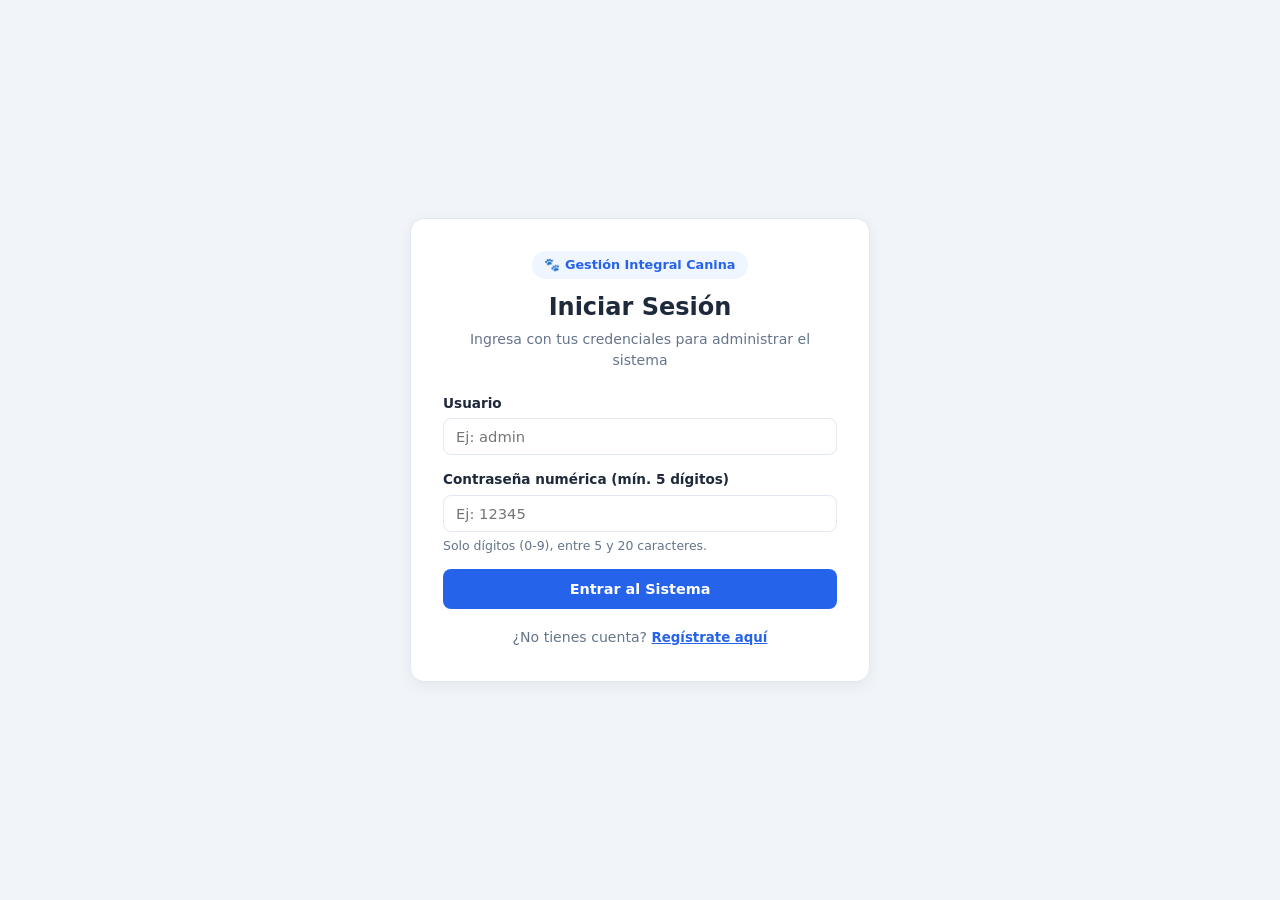
<file: frontend-caninos/index.html>
<!DOCTYPE html>
<html lang="es">
<head>
  <meta charset="UTF-8" />
  <meta name="viewport" content="width=device-width, initial-scale=1.0" />
  <title>Centro Canino | Salud, Estética y Recreación</title>
  <link rel="stylesheet" href="styles.css?v=20261124-2" />
</head>
<body>
  <!-- NOTIFICACIÓN FLOTANTE (TOAST) -->
  <div id="toast" class="toast hidden"></div>

  <!-- =========================================================
       VISTA 1: AUTENTICACIÓN (LOGIN / REGISTRO)
       ========================================================= -->
  <main id="auth-section" class="auth-wrapper">
    <div class="auth-card">
      <div class="auth-header">
        <span class="brand-badge">🐾 Gestión Integral Canina</span>
        <h1 id="auth-title">Iniciar Sesión</h1>
        <p id="auth-subtitle">Ingresa con tus credenciales para administrar el sistema</p>
      </div>

      <!-- Formulario de Login -->
      <form id="login-form" class="form-stack">
        <div class="form-group">
          <label for="login-username">Usuario</label>
          <input type="text" id="login-username" placeholder="Ej: admin" required minlength="3" maxlength="50" />
        </div>

        <div class="form-group">
          <label for="login-password">Contraseña numérica (mín. 5 dígitos)</label>
          <input
            type="password"
            id="login-password"
            inputmode="numeric"
            pattern="\d{5,20}"
            placeholder="Ej: 12345"
            required
          />
          <small class="hint">Solo dígitos (0-9), entre 5 y 20 caracteres.</small>
        </div>

        <div id="login-error" class="form-error hidden"></div>

        <button type="submit" class="btn btn-primary btn-block">Entrar al Sistema</button>
      </form>

      <!-- Formulario de Registro (Oculto por defecto) -->
      <form id="register-form" class="form-stack hidden">
        <div class="form-grid-2">
          <div class="form-group">
            <label for="reg-username">Usuario *</label>
            <input type="text" id="reg-username" placeholder="carlos.gomez" required minlength="3" maxlength="50" />
          </div>
          <div class="form-group">
            <label for="reg-password">Contraseña numérica *</label>
            <input
              type="password"
              id="reg-password"
              inputmode="numeric"
              pattern="\d{5,20}"
              placeholder="54321"
              required
            />
          </div>
        </div>

        <div class="form-grid-2">
          <div class="form-group">
            <label for="reg-documento">Documento *</label>
            <input type="text" id="reg-documento" placeholder="1020304050" required minlength="5" maxlength="20" />
          </div>
          <div class="form-group">
            <label for="reg-telefono">Teléfono *</label>
            <input type="text" id="reg-telefono" placeholder="3105551234" required minlength="7" maxlength="20" />
          </div>
        </div>

        <div class="form-group">
          <label for="reg-nombre">Nombre Completo *</label>
          <input type="text" id="reg-nombre" placeholder="Carlos Gómez Pérez" required minlength="2" maxlength="120" />
        </div>

        <div class="form-group">
          <label for="reg-email">Correo Electrónico *</label>
          <input type="email" id="reg-email" placeholder="carlos@email.com" required maxlength="150" />
        </div>

        <div class="form-group">
          <label for="reg-direccion">Dirección *</label>
          <input type="text" id="reg-direccion" placeholder="Calle 45 # 12-30" required minlength="5" maxlength="200" />
        </div>

        <div id="register-error" class="form-error hidden"></div>

        <button type="submit" class="btn btn-primary btn-block">Crear Cuenta e Ingresar</button>
      </form>

      <div class="auth-footer">
        <p id="toggle-auth-text">
          ¿No tienes cuenta?
          <button type="button" id="btn-toggle-auth" class="btn-link">Regístrate aquí</button>
        </p>
      </div>
    </div>
  </main>

  <!-- =========================================================
       VISTA 2: SHELL PRINCIPAL AUTENTICADO (DASHBOARD + PERFIL)
       ========================================================= -->
  <div id="dashboard-section" class="app-layout hidden">
    <!-- Barra superior -->
    <header class="topbar">
      <div class="topbar-brand" id="topbar-home" role="button" tabindex="0">
        <span class="logo-icon">🐾</span>
        <div>
          <strong>Centro Canino</strong>
          <small>Salud · Estética · Recreación</small>
        </div>
      </div>

      <div class="topbar-user">
        <span id="current-role-badge" class="role-badge role-usuario">Usuario</span>
        <span id="current-user-label">Usuario</span>
        <button type="button" id="btn-open-perfil" class="btn btn-outline btn-sm">👤 Mi Perfil</button>
        <button type="button" id="btn-logout" class="btn btn-outline btn-sm">Cerrar Sesión</button>
      </div>
    </header>

    <!-- Navegación por pestañas (ocultada en /perfil) -->
    <nav id="tabs-nav" class="tabs-nav">
      <button type="button" id="tab-btn-clientes" class="tab-btn active" data-tab="clientes">👥 Clientes / Usuarios</button>
      <button type="button" id="tab-btn-mascotas" class="tab-btn" data-tab="mascotas">🐕 Caninos / Mascotas</button>
      <button type="button" id="tab-btn-consultas" class="tab-btn" data-tab="consultas">🩺 Consultas y Servicios</button>
      <button type="button" id="tab-btn-operaciones" class="tab-btn" data-tab="operaciones">⚙️ Operaciones y Tarifas</button>
    </nav>

    <main id="dashboard-main" class="container">
      <!-- ==================== MÓDULO CLIENTES (SOLO ADMIN) ==================== -->
      <section id="tab-clientes" class="tab-panel active">
        <div class="panel-header">
          <div>
            <h2>Gestión de Clientes y Usuarios</h2>
            <p>Administra cuentas, roles (`usuario` / `admin`) y datos de contacto.</p>
          </div>
          <button type="button" id="btn-new-cliente" class="btn btn-primary">+ Nuevo Usuario</button>
        </div>

        <div class="filter-bar">
          <input
            type="text"
            id="search-clientes"
            placeholder="Buscar por nombre, usuario, documento o correo..."
          />
          <button type="button" id="btn-search-clientes" class="btn btn-secondary">Buscar</button>
          <button type="button" id="btn-reset-clientes" class="btn btn-outline">Limpiar</button>
        </div>

        <div class="table-card">
          <table>
            <thead>
              <tr>
                <th>ID</th>
                <th>Usuario</th>
                <th>Rol</th>
                <th>Documento</th>
                <th>Nombre Completo</th>
                <th>Teléfono</th>
                <th>Email</th>
                <th>Acciones</th>
              </tr>
            </thead>
            <tbody id="tbody-clientes"></tbody>
          </table>
        </div>
      </section>

      <!-- ==================== MÓDULO CANINOS (GRID / DETALLE CENTRADO) ==================== -->
      <section id="tab-mascotas" class="tab-panel hidden">
        <div class="panel-header">
          <div>
            <h2 id="mascotas-heading">Mis Mascotas</h2>
            <p id="mascotas-subtitle">Consulta la foto, próxima cita e historial de atenciones de cada canino.</p>
          </div>
          <button type="button" id="btn-new-mascota" class="btn btn-primary">+ Nuevo Canino</button>
        </div>

        <!-- Filtro de propietario visible solo para administradores -->
        <div id="mascotas-admin-filter" class="filter-bar hidden">
          <select id="filter-mascota-cliente">
            <option value="">Todos los clientes (propietarios)</option>
          </select>
          <button type="button" id="btn-filter-mascotas" class="btn btn-secondary">Filtrar</button>
          <button type="button" id="btn-reset-mascotas" class="btn btn-outline">Ver Todos</button>
        </div>

        <!-- Contenedor dinámico: 0 pets (empty), 1 pet o click en grid (tarjeta centrada), >1 pets (grid view) -->
        <div id="mascotas-view-container"></div>
      </section>

      <!-- ==================== MÓDULO CONSULTAS ==================== -->
      <section id="tab-consultas" class="tab-panel hidden">
        <div class="panel-header">
          <div>
            <h2 id="consultas-heading">Consultas y Servicios</h2>
            <p id="consultas-subtitle">Programa y filtra atenciones de Salud, Estética y Recreación.</p>
          </div>
          <button type="button" id="btn-new-consulta" class="btn btn-primary">+ Nueva Consulta</button>
        </div>

        <div class="filter-bar filter-bar-wrap">
          <select id="filter-consulta-cliente">
            <option value="">Filtrar por Cliente...</option>
          </select>

          <select id="filter-consulta-mascota">
            <option value="">Filtrar por Canino...</option>
          </select>

          <select id="filter-consulta-servicio">
            <option value="">Todos los Servicios</option>
            <option value="Salud">Salud</option>
            <option value="Estetica">Estética</option>
            <option value="Recreacion">Recreación</option>
          </select>

          <select id="filter-consulta-estado">
            <option value="">Todos los Estados</option>
            <option value="Programada">Programada</option>
            <option value="EnProceso">En Proceso</option>
            <option value="Completada">Completada</option>
            <option value="Cancelada">Cancelada</option>
          </select>

          <button type="button" id="btn-filter-consultas" class="btn btn-secondary">Aplicar Filtros</button>
          <button type="button" id="btn-reset-consultas" class="btn btn-outline">Limpiar</button>
        </div>

        <div class="table-card">
          <table>
            <thead>
              <tr>
                <th>ID</th>
                <th>Fecha</th>
                <th>Servicio</th>
                <th>Procedimiento</th>
                <th>Canino</th>
                <th>Cliente</th>
                <th>Costo</th>
                <th>Estado</th>
                <th>Acciones</th>
              </tr>
            </thead>
            <tbody id="tbody-consultas"></tbody>
          </table>
        </div>
      </section>

      <!-- ==================== MÓDULO OPERACIONES Y TARIFAS (SOLO ADMIN) ==================== -->
      <section id="tab-operaciones" class="tab-panel hidden">
        <div class="panel-header">
          <div>
            <h2>Catálogo de Operaciones y Tarifas</h2>
            <p>Administra los procedimientos y sus precios en la base de datos; se reflejan al instante al agendar citas.</p>
          </div>
          <button type="button" id="btn-new-operacion" class="btn btn-primary">+ Nueva Operación</button>
        </div>

        <div class="filter-bar">
          <select id="filter-operacion-servicio">
            <option value="">Todas las categorías de servicio</option>
            <option value="Salud">Salud</option>
            <option value="Estetica">Estética</option>
            <option value="Recreacion">Recreación</option>
          </select>
          <button type="button" id="btn-filter-operaciones" class="btn btn-secondary">Filtrar</button>
          <button type="button" id="btn-reset-operaciones" class="btn btn-outline">Ver Todas</button>
        </div>

        <div class="table-card">
          <table>
            <thead>
              <tr>
                <th>ID</th>
                <th>Procedimiento</th>
                <th>Categoría</th>
                <th>Descripción</th>
                <th>Costo</th>
                <th>Disponibilidad</th>
                <th>Acciones</th>
              </tr>
            </thead>
            <tbody id="tbody-operaciones"></tbody>
          </table>
        </div>
      </section>
    </main>

    <!-- ==================== PÁGINA DE PERFIL (/perfil) ==================== -->
    <main id="perfil-section" class="container hidden">
      <div class="panel-header">
        <div>
          <h2>👤 Mi Perfil y Seguridad</h2>
          <p>Actualiza tus datos personales y cambia tu contraseña numérica.</p>
        </div>
        <button type="button" id="btn-back-dashboard" class="btn btn-outline">← Volver al Panel</button>
      </div>

      <div class="perfil-grid">
        <!-- Tarjeta 1: Datos personales -->
        <section class="card-surface">
          <div class="card-surface-header">
            <h3>Datos Personales</h3>
            <span id="perfil-rol-badge" class="role-badge role-usuario">Usuario</span>
          </div>

          <form id="perfil-datos-form" class="form-stack">
            <div class="form-grid-2">
              <div class="form-group">
                <label for="perfil-username">Usuario *</label>
                <input type="text" id="perfil-username" required minlength="3" maxlength="50" />
              </div>
              <div class="form-group">
                <label for="perfil-documento">Documento *</label>
                <input type="text" id="perfil-documento" required minlength="5" maxlength="20" />
              </div>
            </div>

            <div class="form-group">
              <label for="perfil-nombre">Nombre Completo *</label>
              <input type="text" id="perfil-nombre" required minlength="2" maxlength="120" />
            </div>

            <div class="form-grid-2">
              <div class="form-group">
                <label for="perfil-telefono">Teléfono *</label>
                <input type="text" id="perfil-telefono" required minlength="7" maxlength="20" />
              </div>
              <div class="form-group">
                <label for="perfil-email">Correo Electrónico *</label>
                <input type="email" id="perfil-email" required maxlength="150" />
              </div>
            </div>

            <div class="form-group">
              <label for="perfil-direccion">Dirección *</label>
              <input type="text" id="perfil-direccion" required minlength="5" maxlength="200" />
            </div>

            <div id="perfil-datos-error" class="form-error hidden"></div>

            <button type="submit" class="btn btn-primary btn-block">Guardar Datos Personales</button>
          </form>
        </section>

        <!-- Tarjeta 2: Cambio de contraseña -->
        <section class="card-surface">
          <div class="card-surface-header">
            <h3>Cambiar Contraseña</h3>
            <span class="hint">Solo dígitos (5–20)</span>
          </div>

          <form id="perfil-password-form" class="form-stack">
            <div class="form-group">
              <label for="pwd-actual">Contraseña Actual *</label>
              <input
                type="password"
                id="pwd-actual"
                inputmode="numeric"
                pattern="\d{5,20}"
                placeholder="Tu contraseña actual"
                required
              />
            </div>

            <div class="form-group">
              <label for="pwd-nueva">Nueva Contraseña Numérica *</label>
              <input
                type="password"
                id="pwd-nueva"
                inputmode="numeric"
                pattern="\d{5,20}"
                placeholder="Mínimo 5 dígitos"
                required
              />
            </div>

            <div class="form-group">
              <label for="pwd-confirmar">Confirmar Nueva Contraseña *</label>
              <input
                type="password"
                id="pwd-confirmar"
                inputmode="numeric"
                pattern="\d{5,20}"
                placeholder="Repite la nueva contraseña"
                required
              />
            </div>

            <div id="perfil-password-error" class="form-error hidden"></div>

            <button type="submit" class="btn btn-secondary btn-block">Actualizar Contraseña</button>
          </form>
        </section>
      </div>
    </main>
  </div>

  <!-- =========================================================
       MODAL REUTILIZABLE PARA CREAR / EDITAR / HISTORIAL
       ========================================================= -->
  <div id="modal-overlay" class="modal-overlay hidden">
    <div class="modal-box">
      <div class="modal-header">
        <h3 id="modal-title">Título del Modal</h3>
        <button type="button" id="btn-close-modal" class="btn-close">&times;</button>
      </div>
      <div id="modal-body"></div>
    </div>
  </div>

  <script type="module" src="app.js?v=20261124-2"></script>
</body>
</html>
</file>
<file: frontend-caninos/styles.css>
:root {
  --primary: #2563eb;
  --primary-hover: #1d4ed8;
  --secondary: #0f172a;
  --bg: #f1f5f9;
  --surface: #ffffff;
  --border: #e2e8f0;
  --text: #1e293b;
  --text-muted: #64748b;
  --danger: #dc2626;
  --danger-bg: #fef2f2;
  --success: #16a34a;
  --success-bg: #f0fdf4;
  --warning: #d97706;
  --warning-bg: #fffbeb;
  --radius: 12px;
  --shadow: 0 4px 16px rgba(15, 23, 42, 0.06);
}

* {
  box-sizing: border-box;
  margin: 0;
  padding: 0;
  font-family: "Segoe UI", system-ui, -apple-system, sans-serif;
}

body {
  background-color: var(--bg);
  color: var(--text);
  line-height: 1.5;
}

.hidden {
  display: none !important;
}

/* ================= BOTONES ================= */
.btn {
  display: inline-flex;
  align-items: center;
  justify-content: center;
  gap: 6px;
  padding: 9px 16px;
  border-radius: 8px;
  border: 1px solid transparent;
  font-size: 0.9rem;
  font-weight: 600;
  cursor: pointer;
  transition: all 0.15s ease;
}

.btn-primary {
  background: var(--primary);
  color: #fff;
}
.btn-primary:hover {
  background: var(--primary-hover);
}

.btn-secondary {
  background: var(--secondary);
  color: #fff;
}
.btn-secondary:hover {
  opacity: 0.9;
}

.btn-outline {
  background: var(--surface);
  color: var(--text);
  border-color: var(--border);
}
.btn-outline:hover {
  background: #f8fafc;
}

.btn-danger {
  background: var(--danger-bg);
  color: var(--danger);
  border-color: #fecaca;
}
.btn-danger:hover {
  background: var(--danger);
  color: #fff;
}

.btn-sm {
  padding: 5px 10px;
  font-size: 0.8rem;
}

.btn-block {
  width: 100%;
  padding: 11px;
}

.btn-link {
  background: none;
  border: none;
  color: var(--primary);
  font-weight: 600;
  cursor: pointer;
  text-decoration: underline;
}

/* ================= FORMULARIOS ================= */
.form-stack {
  display: flex;
  flex-direction: column;
  gap: 14px;
}

.form-grid-2 {
  display: grid;
  grid-template-columns: 1fr 1fr;
  gap: 12px;
}

.form-group {
  display: flex;
  flex-direction: column;
  gap: 5px;
}

.form-group label {
  font-size: 0.85rem;
  font-weight: 600;
  color: var(--text);
}

input,
select,
textarea {
  width: 100%;
  padding: 9px 12px;
  border: 1px solid var(--border);
  border-radius: 8px;
  font-size: 0.92rem;
  background: #fff;
  color: var(--text);
}

input:focus,
select:focus,
textarea:focus {
  outline: none;
  border-color: var(--primary);
  box-shadow: 0 0 0 3px rgba(37, 99, 235, 0.12);
}

.checkbox-row {
  flex-direction: row;
  align-items: center;
  gap: 8px;
  padding-top: 6px;
}

.checkbox-row input[type="checkbox"] {
  width: 18px;
  height: 18px;
  cursor: pointer;
}

.hint {
  font-size: 0.78rem;
  color: var(--text-muted);
}

.form-error {
  background: var(--danger-bg);
  color: var(--danger);
  border: 1px solid #fecaca;
  border-radius: 8px;
  padding: 10px 12px;
  font-size: 0.85rem;
}

.form-error ul {
  margin-left: 18px;
  margin-top: 4px;
}

/* ================= LOGIN / REGISTRO ================= */
.auth-wrapper {
  min-height: 100vh;
  display: flex;
  align-items: center;
  justify-content: center;
  padding: 20px;
}

.auth-card {
  width: 100%;
  max-width: 460px;
  background: var(--surface);
  padding: 32px;
  border-radius: 14px;
  box-shadow: var(--shadow);
  border: 1px solid var(--border);
}

.auth-header {
  text-align: center;
  margin-bottom: 22px;
}

.brand-badge {
  display: inline-block;
  background: #eff6ff;
  color: var(--primary);
  font-size: 0.8rem;
  font-weight: 700;
  padding: 4px 12px;
  border-radius: 999px;
  margin-bottom: 10px;
}

.auth-header h1 {
  font-size: 1.5rem;
  margin-bottom: 4px;
}

.auth-header p {
  font-size: 0.88rem;
  color: var(--text-muted);
}

.auth-footer {
  margin-top: 18px;
  text-align: center;
  font-size: 0.88rem;
  color: var(--text-muted);
}

/* ================= TOPBAR Y NAVEGACIÓN ================= */
.topbar {
  background: var(--secondary);
  color: #fff;
  padding: 14px 24px;
  display: flex;
  justify-content: space-between;
  align-items: center;
  flex-wrap: wrap;
  gap: 12px;
}

.topbar-brand {
  display: flex;
  align-items: center;
  gap: 10px;
  cursor: pointer;
}

.logo-icon {
  font-size: 1.6rem;
}

.topbar-brand small {
  display: block;
  color: #94a3b8;
  font-size: 0.78rem;
}

.topbar-user {
  display: flex;
  align-items: center;
  gap: 10px;
  font-size: 0.9rem;
  flex-wrap: wrap;
}

.role-badge {
  display: inline-flex;
  align-items: center;
  padding: 3px 10px;
  border-radius: 999px;
  font-size: 0.74rem;
  font-weight: 700;
  text-transform: uppercase;
  letter-spacing: 0.04em;
}

.role-admin {
  background: #fef3c7;
  color: #92400e;
}

.role-usuario {
  background: #dbeafe;
  color: #1e40af;
}

.tabs-nav {
  background: var(--surface);
  border-bottom: 1px solid var(--border);
  padding: 0 24px;
  display: flex;
  gap: 8px;
  overflow-x: auto;
}

.tab-btn {
  background: none;
  border: none;
  border-bottom: 3px solid transparent;
  padding: 14px 16px;
  font-size: 0.92rem;
  font-weight: 600;
  color: var(--text-muted);
  cursor: pointer;
  white-space: nowrap;
}

.tab-btn:hover {
  color: var(--text);
}

.tab-btn.active {
  color: var(--primary);
  border-bottom-color: var(--primary);
}

/* ================= CONTENIDO Y TABLAS ================= */
.container {
  max-width: 1200px;
  margin: 24px auto;
  padding: 0 20px;
}

.panel-header {
  display: flex;
  justify-content: space-between;
  align-items: center;
  gap: 16px;
  margin-bottom: 18px;
  flex-wrap: wrap;
}

.panel-header h2 {
  font-size: 1.35rem;
}

.panel-header p {
  color: var(--text-muted);
  font-size: 0.88rem;
}

.filter-bar {
  display: flex;
  gap: 10px;
  margin-bottom: 18px;
  background: var(--surface);
  padding: 14px;
  border-radius: var(--radius);
  border: 1px solid var(--border);
}

.filter-bar-wrap {
  flex-wrap: wrap;
}

.filter-bar-wrap select {
  flex: 1 1 190px;
}

.table-card {
  background: var(--surface);
  border-radius: var(--radius);
  border: 1px solid var(--border);
  box-shadow: var(--shadow);
  overflow-x: auto;
}

table {
  width: 100%;
  border-collapse: collapse;
  font-size: 0.88rem;
}

th,
td {
  padding: 12px 14px;
  text-align: left;
  border-bottom: 1px solid var(--border);
}

th {
  background: #f8fafc;
  font-weight: 700;
  color: var(--text-muted);
  font-size: 0.8rem;
  text-transform: uppercase;
  letter-spacing: 0.03em;
}

tbody tr:hover {
  background: #f8fafc;
}

.actions-cell {
  display: flex;
  gap: 6px;
  white-space: nowrap;
}

.empty-row {
  text-align: center;
  color: var(--text-muted);
  padding: 28px;
}

/* ================= MASCOTAS: GRID VIEW Y TARJETA CENTRADA ================= */
.pets-empty-card {
  max-width: 480px;
  margin: 36px auto;
  background: var(--surface);
  border: 1px dashed var(--border);
  border-radius: 16px;
  padding: 40px 28px;
  text-align: center;
  box-shadow: var(--shadow);
  display: flex;
  flex-direction: column;
  align-items: center;
  gap: 12px;
}

.pets-empty-icon {
  font-size: 3rem;
}

.pets-grid {
  display: grid;
  grid-template-columns: repeat(auto-fill, minmax(290px, 1fr));
  gap: 20px;
}

.pet-grid-card {
  background: var(--surface);
  border: 1px solid var(--border);
  border-radius: 16px;
  overflow: hidden;
  box-shadow: var(--shadow);
  display: flex;
  flex-direction: column;
  cursor: pointer;
  transition: transform 0.16s ease, box-shadow 0.16s ease, border-color 0.16s ease;
}

.pet-grid-card:hover {
  transform: translateY(-4px);
  box-shadow: 0 12px 26px rgba(15, 23, 42, 0.12);
  border-color: #93c5fd;
}

.pet-photo-frame {
  position: relative;
  width: 100%;
  height: 200px;
  background: linear-gradient(135deg, #e0f2fe 0%, #ede9fe 100%);
  overflow: hidden;
}

.pet-photo-frame img {
  width: 100%;
  height: 100%;
  object-fit: cover;
  display: block;
}

.pet-photo-placeholder {
  width: 100%;
  height: 100%;
  display: flex;
  flex-direction: column;
  align-items: center;
  justify-content: center;
  color: #475569;
  gap: 6px;
  font-size: 0.85rem;
  font-weight: 600;
}

.pet-photo-placeholder span {
  font-size: 3.2rem;
}

.pet-owner-pill {
  position: absolute;
  top: 10px;
  left: 10px;
  background: rgba(15, 23, 42, 0.78);
  color: #fff;
  font-size: 0.74rem;
  font-weight: 600;
  padding: 4px 10px;
  border-radius: 999px;
  backdrop-filter: blur(4px);
}

.pet-grid-body {
  padding: 16px;
  display: flex;
  flex-direction: column;
  gap: 10px;
  flex: 1;
}

.pet-card-title-row {
  display: flex;
  justify-content: space-between;
  align-items: center;
  gap: 8px;
}

.pet-card-title-row h3 {
  font-size: 1.15rem;
}

.pet-meta-line {
  font-size: 0.84rem;
  color: var(--text-muted);
}

.next-cita-box {
  background: #f8fafc;
  border: 1px solid var(--border);
  border-left: 4px solid var(--primary);
  border-radius: 10px;
  padding: 10px 12px;
  font-size: 0.82rem;
}

.next-cita-box.empty {
  border-left-color: #cbd5e1;
  color: var(--text-muted);
}

.next-cita-label {
  font-size: 0.72rem;
  font-weight: 700;
  text-transform: uppercase;
  letter-spacing: 0.04em;
  color: var(--primary);
  margin-bottom: 3px;
}

.next-cita-box.empty .next-cita-label {
  color: var(--text-muted);
}

.pet-history-field {
  display: flex;
  justify-content: space-between;
  align-items: center;
  gap: 8px;
  padding-top: 8px;
  border-top: 1px solid var(--border);
  margin-top: auto;
  font-size: 0.83rem;
}

/* Vista centrada (cuando hay 1 mascota o se selecciona una del grid) */
.pet-spotlight-wrapper {
  display: flex;
  flex-direction: column;
  align-items: center;
  gap: 16px;
}

.pet-spotlight-toolbar {
  width: 100%;
  max-width: 780px;
  display: flex;
  justify-content: space-between;
  align-items: center;
}

.pet-spotlight-card {
  width: 100%;
  max-width: 780px;
  background: var(--surface);
  border: 1px solid var(--border);
  border-radius: 18px;
  overflow: hidden;
  box-shadow: 0 12px 32px rgba(15, 23, 42, 0.08);
}

.pet-spotlight-hero {
  display: grid;
  grid-template-columns: 300px 1fr;
}

.pet-spotlight-photo {
  min-height: 280px;
  height: 100%;
  background: linear-gradient(135deg, #e0f2fe 0%, #ede9fe 100%);
  position: relative;
}

.pet-spotlight-photo img {
  width: 100%;
  height: 100%;
  object-fit: cover;
  display: block;
}

.pet-spotlight-info {
  padding: 24px;
  display: flex;
  flex-direction: column;
  gap: 14px;
}

.pet-spotlight-info h3 {
  font-size: 1.55rem;
}

.pet-specs-grid {
  display: grid;
  grid-template-columns: repeat(2, 1fr);
  gap: 10px;
}

.pet-spec-item {
  background: #f8fafc;
  border: 1px solid var(--border);
  border-radius: 10px;
  padding: 8px 12px;
}

.pet-spec-item small {
  display: block;
  font-size: 0.72rem;
  text-transform: uppercase;
  color: var(--text-muted);
  font-weight: 700;
}

.pet-spec-item strong {
  font-size: 0.92rem;
}

.pet-spotlight-footer {
  padding: 16px 24px 22px;
  border-top: 1px solid var(--border);
  background: #fcfdff;
  display: flex;
  flex-direction: column;
  gap: 14px;
}

.pet-spotlight-actions {
  display: flex;
  flex-wrap: wrap;
  gap: 8px;
}

.history-list {
  display: flex;
  flex-direction: column;
  gap: 10px;
  margin-top: 8px;
}

.history-item {
  background: #f8fafc;
  border: 1px solid var(--border);
  border-radius: 10px;
  padding: 12px 14px;
  display: flex;
  flex-direction: column;
  gap: 4px;
}

.history-item-top {
  display: flex;
  justify-content: space-between;
  align-items: center;
  flex-wrap: wrap;
  gap: 6px;
}

/* ================= FOTO PREVIEW EN MODAL ================= */
.photo-upload-box {
  display: flex;
  align-items: center;
  gap: 14px;
  background: #f8fafc;
  border: 1px solid var(--border);
  border-radius: 10px;
  padding: 10px;
}

.photo-preview-thumb {
  width: 74px;
  height: 74px;
  border-radius: 10px;
  object-fit: cover;
  border: 1px solid var(--border);
  background: #e2e8f0;
  flex-shrink: 0;
}

/* ================= RESUMEN AUTOMÁTICO DE OPERACIÓN / COSTO ================= */
.auto-quote-card {
  background: linear-gradient(135deg, #eff6ff 0%, #f8fafc 100%);
  border: 1px solid #bfdbfe;
  border-radius: 12px;
  padding: 14px 16px;
  display: flex;
  flex-direction: column;
  gap: 8px;
}

.auto-quote-row {
  display: flex;
  justify-content: space-between;
  align-items: center;
  flex-wrap: wrap;
  gap: 8px;
}

.auto-quote-price {
  font-size: 1.3rem;
  font-weight: 800;
  color: var(--primary);
}

.badge-activo { background: #dcfce7; color: #166534; }
.badge-inactivo { background: #f1f5f9; color: #64748b; }

/* ================= PÁGINA DE PERFIL ================= */
.perfil-grid {
  display: grid;
  grid-template-columns: 1.2fr 1fr;
  gap: 20px;
  align-items: start;
}

.card-surface {
  background: var(--surface);
  border: 1px solid var(--border);
  border-radius: 14px;
  padding: 24px;
  box-shadow: var(--shadow);
}

.card-surface-header {
  display: flex;
  justify-content: space-between;
  align-items: center;
  margin-bottom: 18px;
  padding-bottom: 12px;
  border-bottom: 1px solid var(--border);
}

/* ================= BADGES ================= */
.badge {
  display: inline-block;
  padding: 3px 9px;
  border-radius: 999px;
  font-size: 0.76rem;
  font-weight: 700;
}

.badge-salud { background: #dbeafe; color: #1e40af; }
.badge-estetica { background: #fce7f3; color: #9d174d; }
.badge-recreacion { background: #dcfce7; color: #166534; }

.badge-programada { background: #fef3c7; color: #92400e; }
.badge-enproceso { background: #e0e7ff; color: #3730a3; }
.badge-completada { background: #dcfce7; color: #166534; }
.badge-cancelada { background: #fee2e2; color: #991b1b; }

/* ================= MODAL ================= */
.modal-overlay {
  position: fixed;
  inset: 0;
  background: rgba(15, 23, 42, 0.55);
  display: flex;
  align-items: center;
  justify-content: center;
  padding: 20px;
  z-index: 1000;
}

.modal-box {
  background: var(--surface);
  width: 100%;
  max-width: 580px;
  max-height: 90vh;
  overflow-y: auto;
  border-radius: 14px;
  padding: 24px;
  box-shadow: 0 20px 40px rgba(0, 0, 0, 0.2);
}

.modal-header {
  display: flex;
  justify-content: space-between;
  align-items: center;
  border-bottom: 1px solid var(--border);
  padding-bottom: 12px;
  margin-bottom: 16px;
}

.btn-close {
  background: none;
  border: none;
  font-size: 1.6rem;
  line-height: 1;
  color: var(--text-muted);
  cursor: pointer;
}

/* ================= TOAST ================= */
.toast {
  position: fixed;
  bottom: 20px;
  right: 20px;
  background: var(--secondary);
  color: #fff;
  padding: 12px 18px;
  border-radius: 8px;
  font-size: 0.9rem;
  box-shadow: 0 10px 25px rgba(0, 0, 0, 0.2);
  z-index: 2000;
}

.toast.success { background: var(--success); }
.toast.error { background: var(--danger); }

@media (max-width: 780px) {
  .pet-spotlight-hero {
    grid-template-columns: 1fr;
  }
  .pet-spotlight-photo {
    height: 220px;
    min-height: 220px;
  }
  .perfil-grid {
    grid-template-columns: 1fr;
  }
}

@media (max-width: 640px) {
  .form-grid-2 {
    grid-template-columns: 1fr;
  }
}
</file>
